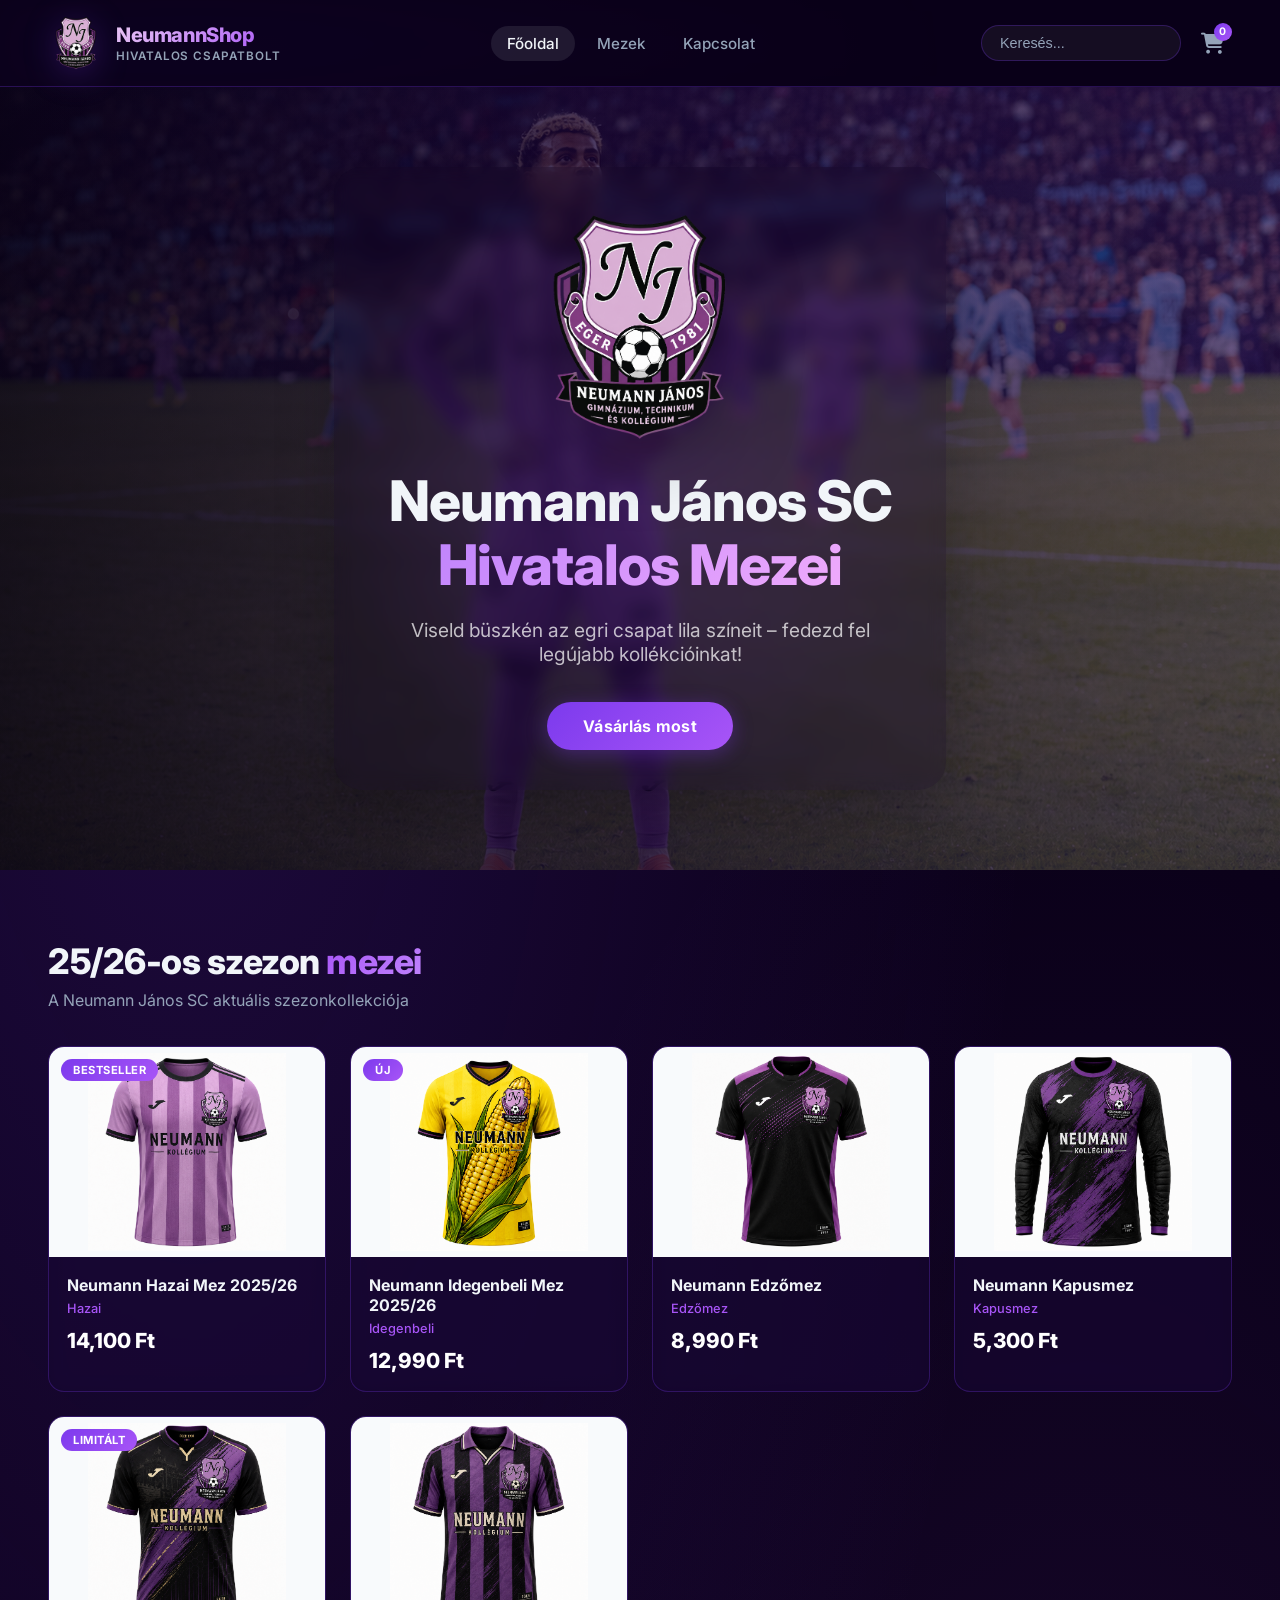
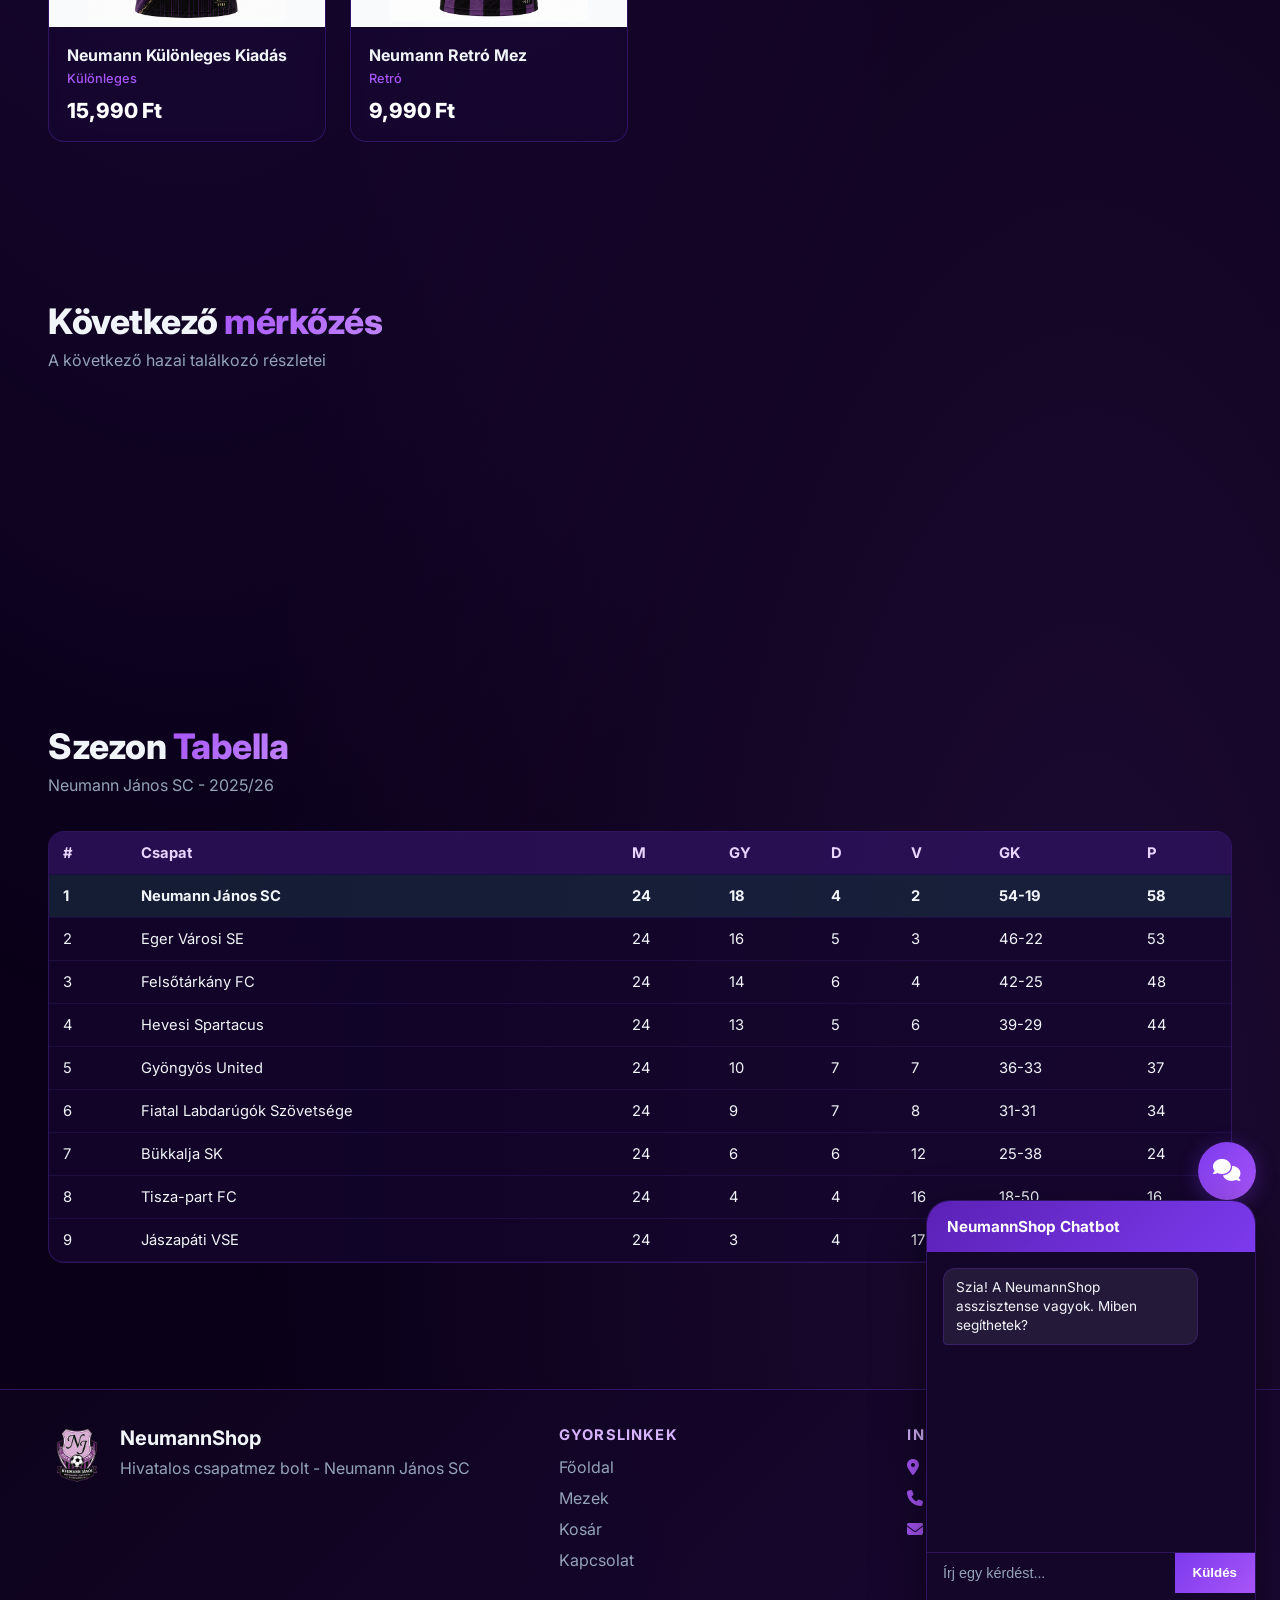
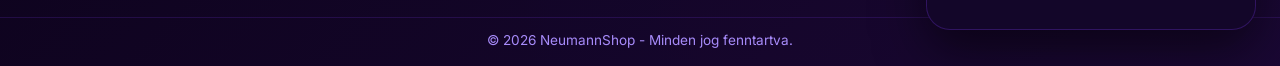
<file: index.html>
<!DOCTYPE html>
<html lang="hu">
<head>
    <meta charset="UTF-8">
    <meta name="viewport" content="width=device-width, initial-scale=1.0">
    <title>NeumannShop</title>
    <link rel="stylesheet" href="style.css">
    <link rel="stylesheet" href="https://cdnjs.cloudflare.com/ajax/libs/font-awesome/6.5.0/css/all.min.css">
    <link rel="preconnect" href="https://fonts.googleapis.com">
    <link href="https://fonts.googleapis.com/css2?family=Inter:wght@300;400;500;600;700;800&display=swap" rel="stylesheet">
</head>
<body>

<header>
    <nav class="navbar">
        <a href="index.html" class="brand">
            <img src="logo.png" alt="Neumann János SC logó" class="brand-mark">
            <div class="brand-text">
                <span class="brand-title">NeumannShop</span>
                <span class="brand-subtitle">Hivatalos csapatbolt</span>
            </div>
        </a>
        <ul class="nav-links">
            <li><a href="index.html" class="active">Főoldal</a></li>
            <li><a href="termekek.html">Mezek</a></li>
            <li><a href="kapcsolat.html">Kapcsolat</a></li>
        </ul>
        <div class="nav-right">
            <input type="text" id="searchInput" placeholder="Keresés...">
            <a href="kosar.html" class="cart-icon">
                <i class="fas fa-shopping-cart"></i>
                <span id="cart-count">0</span>
            </a>
        </div>
    </nav>
</header>

<section class="hero">
    <div class="hero-content">
        <img src="logo.png" alt="Neumann János SC logó" class="hero-logo">
        <h1>Neumann János SC<br><span>Hivatalos Mezei</span></h1>
        <p>Viseld büszkén az egri csapat lila színeit – fedezd fel legújabb kollékcióinkat!</p>
        <a href="termekek.html" class="btn">Vásárlás most</a>
    </div>
</section>

<section class="featured">
    <h2>25/26-os szezon <span>mezei</span></h2>
    <p class="section-subtitle">A Neumann János SC aktuális szezonkollekciója</p>
    <div class="products" id="featured-products"></div>
</section>

<section class="featured next-match-section">
    <h2>Következő <span>mérkőzés</span></h2>
    <p class="section-subtitle">A következő hazai találkozó részletei</p>

    <article class="next-match-card" id="next-match-card">
        <div class="match-team">
            <img src="logo.png" alt="Neumann János SC" class="match-logo">
            <h3>Neumann János SC</h3>
        </div>

        <div class="match-center">
            <span class="match-vs">VS</span>
            <div class="match-date">2026.05.23. 18:00</div>
            <div class="match-location">Neumann János Gimnázium, Technikum és Kollégium</div>
        </div>

        <div class="match-team">
            <img src="logo2.png" alt="Tisza-Part FC" class="match-logo">
            <h3>Tisza-Part FC</h3>
        </div>
    </article>
</section>

<section class="featured season-table">
    <h2>Szezon <span>Tabella</span></h2>
    <p class="section-subtitle">Neumann János SC - 2025/26</p>
    <div class="table-wrap">
        <table class="standings-table">
            <thead>
                <tr>
                    <th>#</th>
                    <th>Csapat</th>
                    <th>M</th>
                    <th>GY</th>
                    <th>D</th>
                    <th>V</th>
                    <th>GK</th>
                    <th>P</th>
                </tr>
            </thead>
            <tbody>
                <tr class="highlight-row"><td>1</td><td>Neumann János SC</td><td>24</td><td>18</td><td>4</td><td>2</td><td>54-19</td><td>58</td></tr>
                <tr><td>2</td><td>Eger Városi SE</td><td>24</td><td>16</td><td>5</td><td>3</td><td>46-22</td><td>53</td></tr>
                <tr><td>3</td><td>Felsőtárkány FC</td><td>24</td><td>14</td><td>6</td><td>4</td><td>42-25</td><td>48</td></tr>
                <tr><td>4</td><td>Hevesi Spartacus</td><td>24</td><td>13</td><td>5</td><td>6</td><td>39-29</td><td>44</td></tr>
                <tr><td>5</td><td>Gyöngyös United</td><td>24</td><td>10</td><td>7</td><td>7</td><td>36-33</td><td>37</td></tr>
                <tr><td>6</td><td>Fiatal Labdarúgók Szövetsége</td><td>24</td><td>9</td><td>7</td><td>8</td><td>31-31</td><td>34</td></tr>
                <tr><td>7</td><td>Bükkalja SK</td><td>24</td><td>6</td><td>6</td><td>12</td><td>25-38</td><td>24</td></tr>
                <tr><td>8</td><td>Tisza-part FC</td><td>24</td><td>4</td><td>4</td><td>16</td><td>18-50</td><td>16</td></tr>
                <tr><td>9</td><td>Jászapáti VSE</td><td>24</td><td>3</td><td>4</td><td>17</td><td>18-50</td><td>13</td></tr>
            </tbody>
        </table>
    </div>
</section>

<footer class="site-footer">
    <div class="footer-inner">
        <div class="footer-brand">
            <img src="logo.png" alt="Neumann János SC" class="footer-logo">
            <div>
                <h4>NeumannShop</h4>
                <p>Hivatalos csapatmez bolt - Neumann János SC</p>
            </div>
        </div>

        <div class="footer-col">
            <h5>Gyorslinkek</h5>
            <a href="index.html">Főoldal</a>
            <a href="termekek.html">Mezek</a>
            <a href="kosar.html">Kosár</a>
            <a href="kapcsolat.html">Kapcsolat</a>
        </div>

        <div class="footer-col">
            <h5>Információ</h5>
            <p><i class="fas fa-map-marker-alt"></i> Eger, Rákóczi út 48.</p>
            <p><i class="fas fa-phone"></i> +36 36 536 070</p>
            <p><i class="fas fa-envelope"></i> info@neumannshop.hu</p>
        </div>
    </div>

    <div class="footer-bottom">
        <span>© 2026 NeumannShop - Minden jog fenntartva.</span>
    </div>
</footer>

<div class="chatbot">
    <button id="chat-toggle"><i class="fas fa-comments"></i></button>
    <div class="chat-window" id="chat-window">
        <div class="chat-header">NeumannShop Chatbot</div>
        <div class="chat-messages" id="chat-messages"></div>
        <div class="chat-input">
            <input type="text" id="chat-input" placeholder="Írj egy kérdést...">
            <button onclick="sendMessage()">Küldés</button>
        </div>
    </div>
</div>

<script src="script.js"></script>
</body>
</html>
</file>
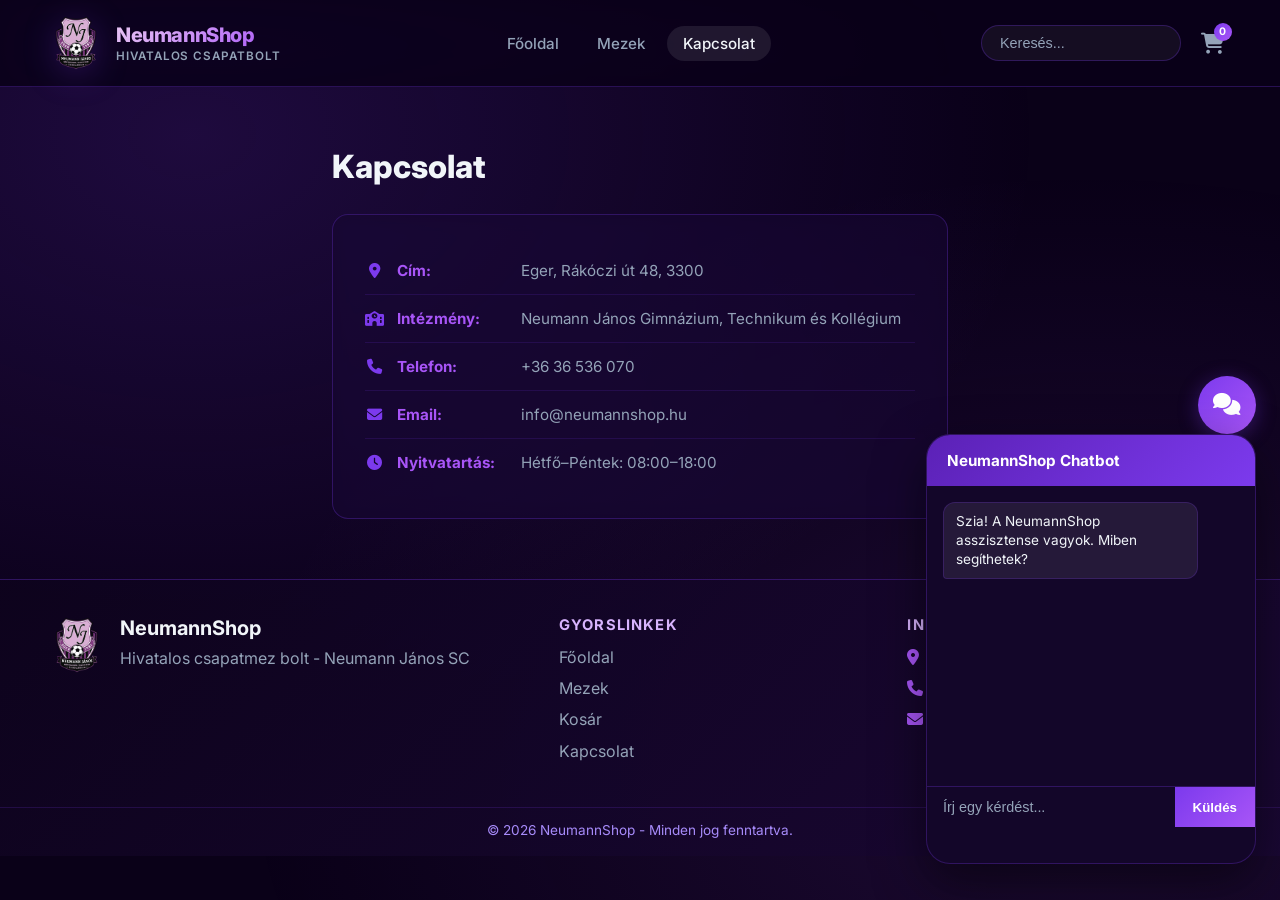
<file: kapcsolat.html>
<!DOCTYPE html>
<html lang="hu">
<head>
    <meta charset="UTF-8">
    <meta name="viewport" content="width=device-width, initial-scale=1.0">
    <title>NeumannShop – Kapcsolat</title>
    <link rel="stylesheet" href="style.css">
    <link rel="stylesheet" href="https://cdnjs.cloudflare.com/ajax/libs/font-awesome/6.5.0/css/all.min.css">
    <link rel="preconnect" href="https://fonts.googleapis.com">
    <link href="https://fonts.googleapis.com/css2?family=Inter:wght@300;400;500;600;700;800&display=swap" rel="stylesheet">
</head>
<body>

<header>
    <nav class="navbar">
        <a href="index.html" class="brand">
            <img src="logo.png" alt="Neumann János SC logó" class="brand-mark">
            <div class="brand-text">
                <span class="brand-title">NeumannShop</span>
                <span class="brand-subtitle">Hivatalos csapatbolt</span>
            </div>
        </a>
        <ul class="nav-links">
            <li><a href="index.html">Főoldal</a></li>
            <li><a href="termekek.html">Mezek</a></li>
            <li><a href="kapcsolat.html" class="active">Kapcsolat</a></li>
        </ul>
        <div class="nav-right">
            <input type="text" id="searchInput" placeholder="Keresés...">
            <a href="kosar.html" class="cart-icon">
                <i class="fas fa-shopping-cart"></i>
                <span id="cart-count">0</span>
            </a>
        </div>
    </nav>
</header>

<section class="contact-page">
    <h1>Kapcsolat</h1>
    <div class="contact-card">
        <p><i class="fas fa-map-marker-alt"></i><strong>Cím:</strong> Eger, Rákóczi út 48, 3300</p>
        <p><i class="fas fa-school"></i><strong>Intézmény:</strong> Neumann János Gimnázium, Technikum és Kollégium</p>
        <p><i class="fas fa-phone"></i><strong>Telefon:</strong> +36 36 536 070</p>
        <p><i class="fas fa-envelope"></i><strong>Email:</strong> info@neumannshop.hu</p>
        <p><i class="fas fa-clock"></i><strong>Nyitvatartás:</strong> Hétfő–Péntek: 08:00–18:00</p>
    </div>
</section>

<footer class="site-footer">
    <div class="footer-inner">
        <div class="footer-brand">
            <img src="logo.png" alt="Neumann János SC" class="footer-logo">
            <div>
                <h4>NeumannShop</h4>
                <p>Hivatalos csapatmez bolt - Neumann János SC</p>
            </div>
        </div>

        <div class="footer-col">
            <h5>Gyorslinkek</h5>
            <a href="index.html">Főoldal</a>
            <a href="termekek.html">Mezek</a>
            <a href="kosar.html">Kosár</a>
            <a href="kapcsolat.html">Kapcsolat</a>
        </div>

        <div class="footer-col">
            <h5>Információ</h5>
            <p><i class="fas fa-map-marker-alt"></i> Eger, Rákóczi út 48.</p>
            <p><i class="fas fa-phone"></i> +36 36 536 070</p>
            <p><i class="fas fa-envelope"></i> info@neumannshop.hu</p>
        </div>
    </div>

    <div class="footer-bottom">
        <span>© 2026 NeumannShop - Minden jog fenntartva.</span>
    </div>
</footer>

<div class="chatbot">
    <button id="chat-toggle"><i class="fas fa-comments"></i></button>
    <div class="chat-window" id="chat-window">
        <div class="chat-header">NeumannShop Chatbot</div>
        <div class="chat-messages" id="chat-messages"></div>
        <div class="chat-input">
            <input type="text" id="chat-input" placeholder="Írj egy kérdést...">
            <button onclick="sendMessage()">Küldés</button>
        </div>
    </div>
</div>

<script src="script.js"></script>
</body>
</html>
</file>
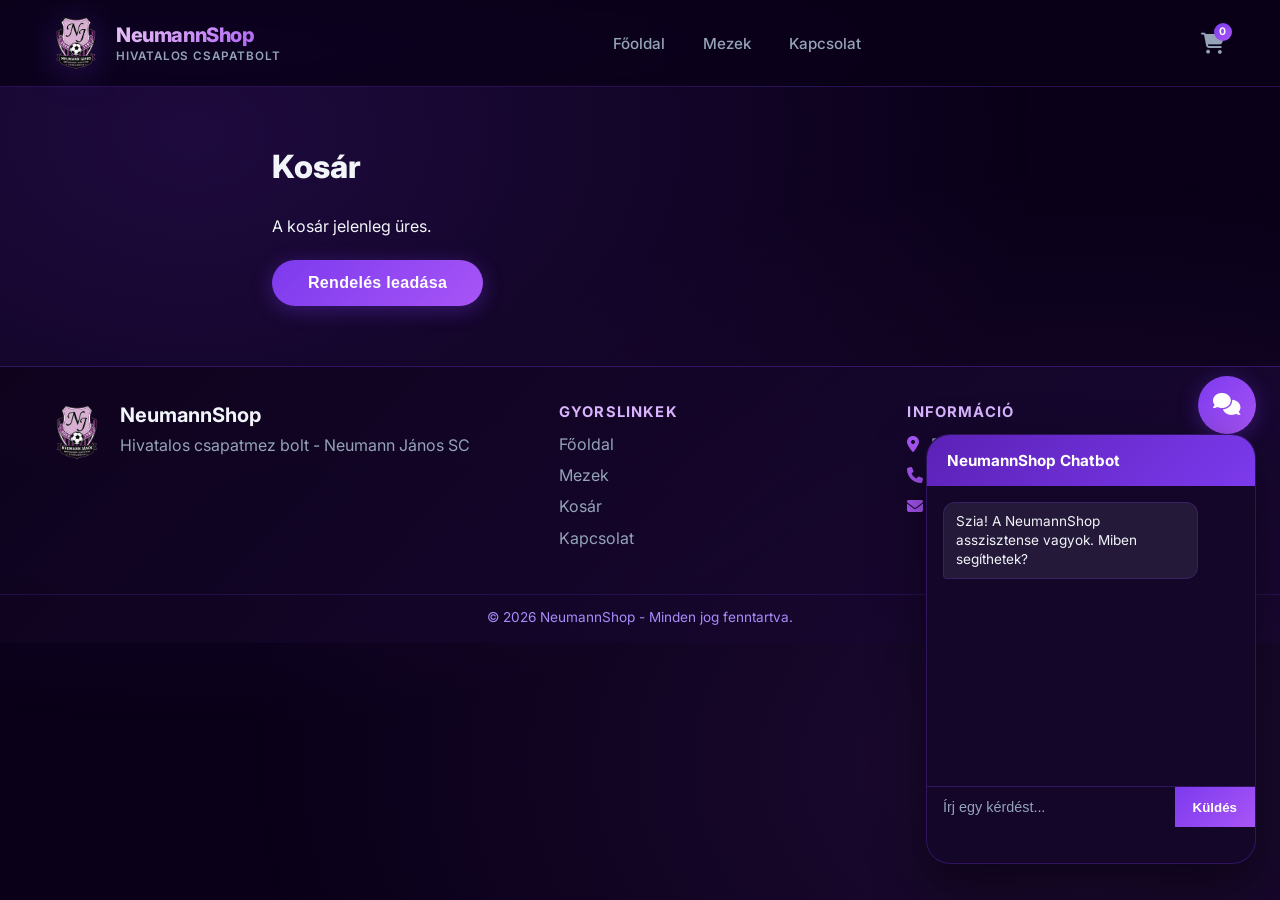
<file: kosar.html>
<!DOCTYPE html>
<html lang="hu">
<head>
    <meta charset="UTF-8">
    <meta name="viewport" content="width=device-width, initial-scale=1.0">
    <title>NeumannShop – Kosár</title>
    <link rel="stylesheet" href="style.css">
    <link rel="stylesheet" href="https://cdnjs.cloudflare.com/ajax/libs/font-awesome/6.5.0/css/all.min.css">
    <link rel="preconnect" href="https://fonts.googleapis.com">
    <link href="https://fonts.googleapis.com/css2?family=Inter:wght@300;400;500;600;700;800&display=swap" rel="stylesheet">
</head>
<body>

<header>
    <nav class="navbar">
        <a href="index.html" class="brand">
            <img src="logo.png" alt="Neumann János SC logó" class="brand-mark">
            <div class="brand-text">
                <span class="brand-title">NeumannShop</span>
                <span class="brand-subtitle">Hivatalos csapatbolt</span>
            </div>
        </a>
        <ul class="nav-links">
            <li><a href="index.html">Főoldal</a></li>
            <li><a href="termekek.html">Mezek</a></li>
            <li><a href="kapcsolat.html">Kapcsolat</a></li>
        </ul>
        <div class="nav-right">
            <a href="kosar.html" class="cart-icon">
                <i class="fas fa-shopping-cart"></i>
                <span id="cart-count">0</span>
            </a>
        </div>
    </nav>
</header>

<section class="cart-page">
    <h1>Kosár</h1>
    <div id="cart-items"></div>
    <h2 id="cart-total"></h2>

    <div class="checkout-form" id="checkout-form">
        <h3>Rendelési adatok</h3>
        <div class="form-grid">
            <label>
                Teljes név
                <input type="text" id="order-name" placeholder="Pl. Kelemen György">
            </label>
            <label>
                Email
                <input type="email" id="order-email" placeholder="pelda@email.hu">
            </label>
            <label>
                Telefonszám
                <input type="tel" id="order-phone" placeholder="+36 30 123 4567">
            </label>
            <label>
                Fizetési mód
                <select id="order-payment">
                    <option value="">Válassz...</option>
                    <option value="card">Bankkártya</option>
                    <option value="transfer">Átutalás</option>
                    <option value="cod">Utánvét</option>
                </select>
            </label>
            <label class="full-width">
                Szállítási cím
                <input type="text" id="order-address" placeholder="Irányítószám, város, utca, házszám">
            </label>
            <label class="full-width">
                Megjegyzés (opcionális)
                <textarea id="order-note" rows="3" placeholder="Pl. csomagpont, kapucsengő, stb."></textarea>
            </label>
        </div>
    </div>

    <button class="btn" onclick="checkout()">Rendelés leadása</button>
</section>

<footer class="site-footer">
    <div class="footer-inner">
        <div class="footer-brand">
            <img src="logo.png" alt="Neumann János SC" class="footer-logo">
            <div>
                <h4>NeumannShop</h4>
                <p>Hivatalos csapatmez bolt - Neumann János SC</p>
            </div>
        </div>

        <div class="footer-col">
            <h5>Gyorslinkek</h5>
            <a href="index.html">Főoldal</a>
            <a href="termekek.html">Mezek</a>
            <a href="kosar.html">Kosár</a>
            <a href="kapcsolat.html">Kapcsolat</a>
        </div>

        <div class="footer-col">
            <h5>Információ</h5>
            <p><i class="fas fa-map-marker-alt"></i> Eger, Rákóczi út 48.</p>
            <p><i class="fas fa-phone"></i> +36 36 536 070</p>
            <p><i class="fas fa-envelope"></i> info@neumannshop.hu</p>
        </div>
    </div>

    <div class="footer-bottom">
        <span>© 2026 NeumannShop - Minden jog fenntartva.</span>
    </div>
</footer>

<div class="chatbot">
    <button id="chat-toggle"><i class="fas fa-comments"></i></button>
    <div class="chat-window" id="chat-window">
        <div class="chat-header">NeumannShop Chatbot</div>
        <div class="chat-messages" id="chat-messages"></div>
        <div class="chat-input">
            <input type="text" id="chat-input" placeholder="Írj egy kérdést...">
            <button onclick="sendMessage()">Küldés</button>
        </div>
    </div>
</div>

<script src="script.js"></script>
</body>
</html>
</file>
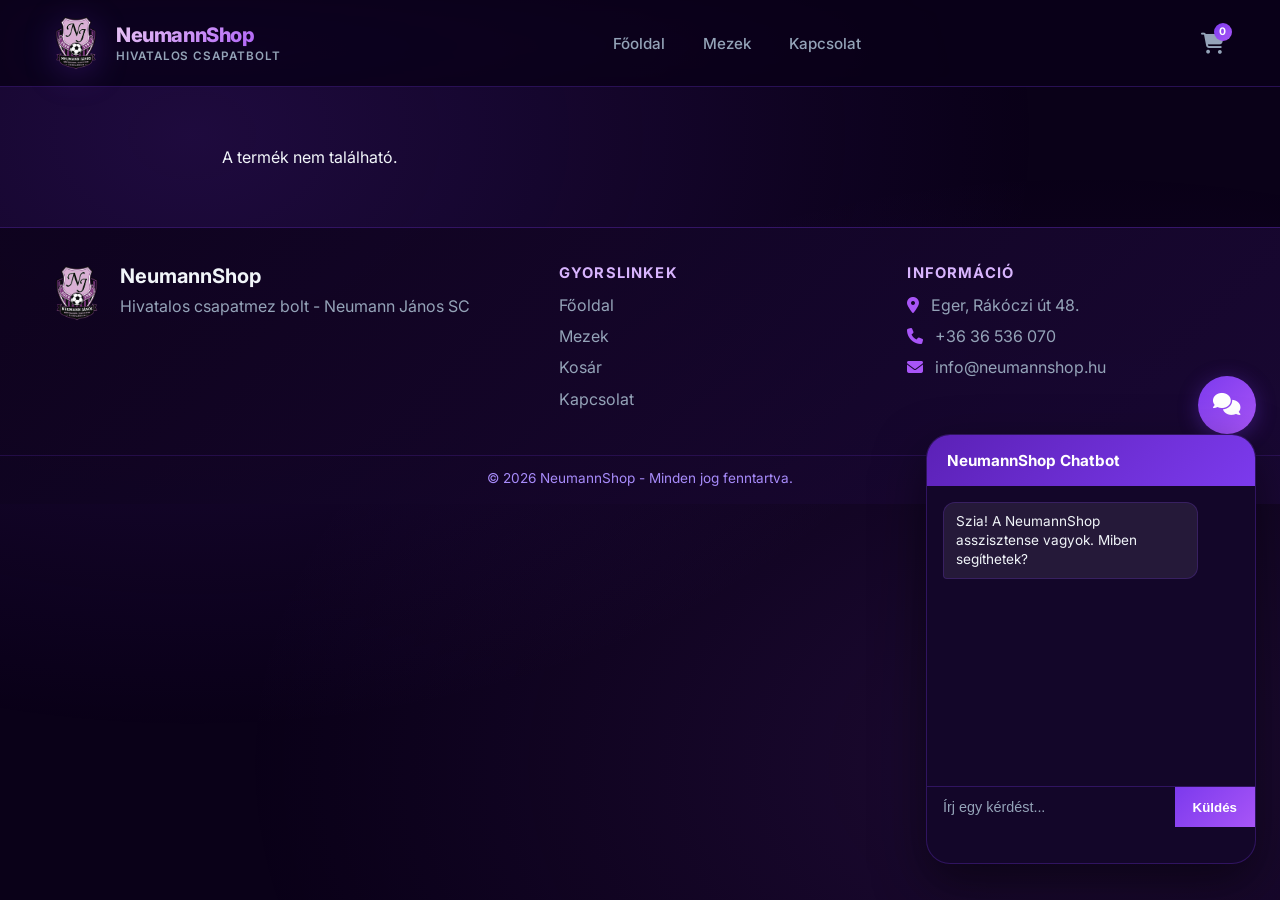
<file: termek.html>
<!DOCTYPE html>
<html lang="hu">
<head>
    <meta charset="UTF-8">
    <meta name="viewport" content="width=device-width, initial-scale=1.0">
    <title>NeumannShop – Termék</title>
    <link rel="stylesheet" href="style.css">
    <link rel="stylesheet" href="https://cdnjs.cloudflare.com/ajax/libs/font-awesome/6.5.0/css/all.min.css">
    <link rel="preconnect" href="https://fonts.googleapis.com">
    <link href="https://fonts.googleapis.com/css2?family=Inter:wght@300;400;500;600;700;800&display=swap" rel="stylesheet">
</head>
<body>

<header>
    <nav class="navbar">
        <a href="index.html" class="brand">
            <img src="logo.png" alt="Neumann János SC logó" class="brand-mark">
            <div class="brand-text">
                <span class="brand-title">NeumannShop</span>
                <span class="brand-subtitle">Hivatalos csapatbolt</span>
            </div>
        </a>
        <ul class="nav-links">
            <li><a href="index.html">Főoldal</a></li>
            <li><a href="termekek.html">Mezek</a></li>
            <li><a href="kapcsolat.html">Kapcsolat</a></li>
        </ul>
        <div class="nav-right">
            <a href="kosar.html" class="cart-icon">
                <i class="fas fa-shopping-cart"></i>
                <span id="cart-count">0</span>
            </a>
        </div>
    </nav>
</header>

<div class="product-detail" id="product-detail"></div>

<footer class="site-footer">
    <div class="footer-inner">
        <div class="footer-brand">
            <img src="logo.png" alt="Neumann János SC" class="footer-logo">
            <div>
                <h4>NeumannShop</h4>
                <p>Hivatalos csapatmez bolt - Neumann János SC</p>
            </div>
        </div>

        <div class="footer-col">
            <h5>Gyorslinkek</h5>
            <a href="index.html">Főoldal</a>
            <a href="termekek.html">Mezek</a>
            <a href="kosar.html">Kosár</a>
            <a href="kapcsolat.html">Kapcsolat</a>
        </div>

        <div class="footer-col">
            <h5>Információ</h5>
            <p><i class="fas fa-map-marker-alt"></i> Eger, Rákóczi út 48.</p>
            <p><i class="fas fa-phone"></i> +36 36 536 070</p>
            <p><i class="fas fa-envelope"></i> info@neumannshop.hu</p>
        </div>
    </div>

    <div class="footer-bottom">
        <span>© 2026 NeumannShop - Minden jog fenntartva.</span>
    </div>
</footer>

<div class="chatbot">
    <button id="chat-toggle"><i class="fas fa-comments"></i></button>
    <div class="chat-window" id="chat-window">
        <div class="chat-header">NeumannShop Chatbot</div>
        <div class="chat-messages" id="chat-messages"></div>
        <div class="chat-input">
            <input type="text" id="chat-input" placeholder="Írj egy kérdést...">
            <button onclick="sendMessage()">Küldés</button>
        </div>
    </div>
</div>

<script src="script.js"></script>
</body>
</html>
</file>
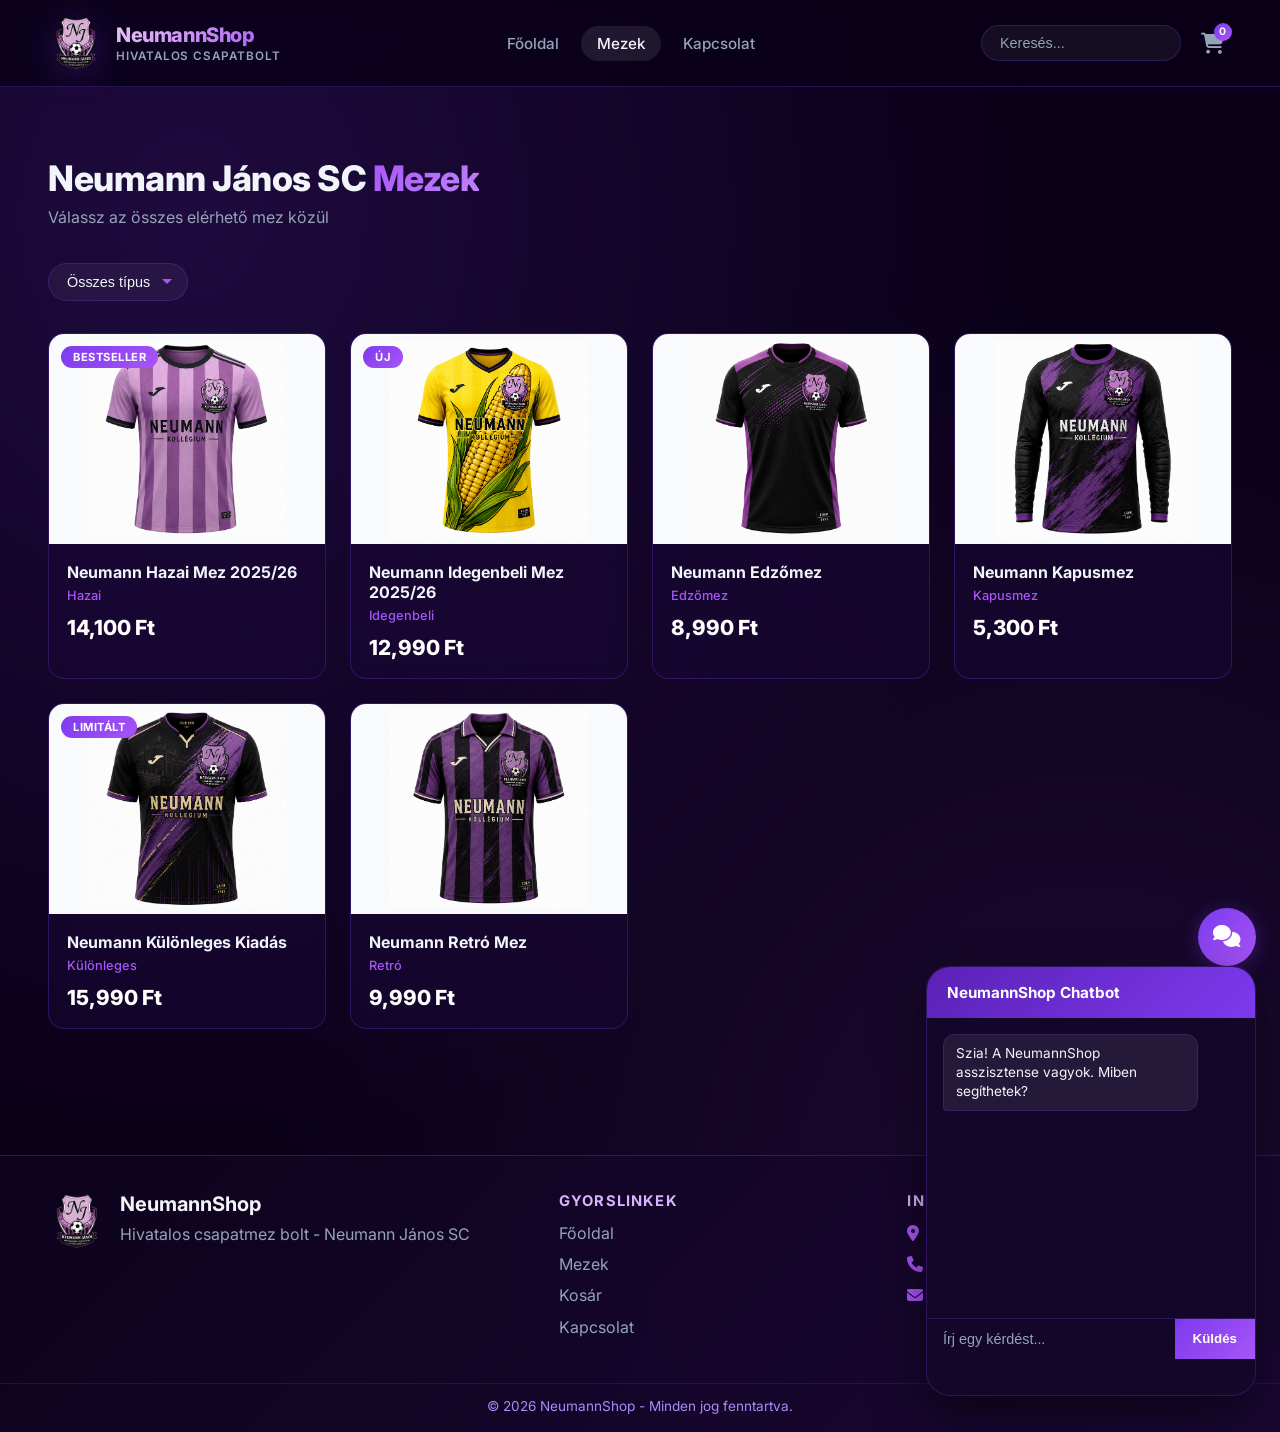
<file: termekek.html>
<!DOCTYPE html>
<html lang="hu">
<head>
    <meta charset="UTF-8">
    <meta name="viewport" content="width=device-width, initial-scale=1.0">
    <title>NeumannShop – Mezek</title>
    <link rel="stylesheet" href="style.css">
    <link rel="stylesheet" href="https://cdnjs.cloudflare.com/ajax/libs/font-awesome/6.5.0/css/all.min.css">
    <link rel="preconnect" href="https://fonts.googleapis.com">
    <link href="https://fonts.googleapis.com/css2?family=Inter:wght@300;400;500;600;700;800&display=swap" rel="stylesheet">
</head>
<body>

<header>
    <nav class="navbar">
        <a href="index.html" class="brand">
            <img src="logo.png" alt="Neumann János SC logó" class="brand-mark">
            <div class="brand-text">
                <span class="brand-title">NeumannShop</span>
                <span class="brand-subtitle">Hivatalos csapatbolt</span>
            </div>
        </a>
        <ul class="nav-links">
            <li><a href="index.html">Főoldal</a></li>
            <li><a href="termekek.html" class="active">Mezek</a></li>
            <li><a href="kapcsolat.html">Kapcsolat</a></li>
        </ul>
        <div class="nav-right">
            <input type="text" id="searchInput" placeholder="Keresés...">
            <a href="kosar.html" class="cart-icon">
                <i class="fas fa-shopping-cart"></i>
                <span id="cart-count">0</span>
            </a>
        </div>
    </nav>
</header>

<section class="products-page">
    <h1>Neumann János SC <span>Mezek</span></h1>
    <p class="section-subtitle">Válassz az összes elérhető mez közül</p>

    <div class="filters">
        <select id="teamFilter">
            <option value="all">Összes típus</option>
        </select>
    </div>

    <div class="products" id="products-container"></div>
</section>

<footer class="site-footer">
    <div class="footer-inner">
        <div class="footer-brand">
            <img src="logo.png" alt="Neumann János SC" class="footer-logo">
            <div>
                <h4>NeumannShop</h4>
                <p>Hivatalos csapatmez bolt - Neumann János SC</p>
            </div>
        </div>

        <div class="footer-col">
            <h5>Gyorslinkek</h5>
            <a href="index.html">Főoldal</a>
            <a href="termekek.html">Mezek</a>
            <a href="kosar.html">Kosár</a>
            <a href="kapcsolat.html">Kapcsolat</a>
        </div>

        <div class="footer-col">
            <h5>Információ</h5>
            <p><i class="fas fa-map-marker-alt"></i> Eger, Rákóczi út 48.</p>
            <p><i class="fas fa-phone"></i> +36 36 536 070</p>
            <p><i class="fas fa-envelope"></i> info@neumannshop.hu</p>
        </div>
    </div>

    <div class="footer-bottom">
        <span>© 2026 NeumannShop - Minden jog fenntartva.</span>
    </div>
</footer>

<div class="chatbot">
    <button id="chat-toggle"><i class="fas fa-comments"></i></button>
    <div class="chat-window" id="chat-window">
        <div class="chat-header">NeumannShop Chatbot</div>
        <div class="chat-messages" id="chat-messages"></div>
        <div class="chat-input">
            <input type="text" id="chat-input" placeholder="Írj egy kérdést...">
            <button onclick="sendMessage()">Küldés</button>
        </div>
    </div>
</div>

<script src="script.js"></script>
</body>
</html>
</file>
<file: style.css>
@import url('https://fonts.googleapis.com/css2?family=Inter:wght@300;400;500;600;700;800&display=swap');

:root {
    --primary:       #7c3aed;
    --primary-dark:  #5b21b6;
    --primary-light: #a855f7;
    --primary-glow:  rgba(124, 58, 237, 0.35);
    --dark:          #0a0118;
    --dark-2:        #130629;
    --dark-3:        #1e0a3c;
    --text:          #f1f5f9;
    --text-muted:    #94a3b8;
    --surface:       rgba(255,255,255,0.05);
    --surface-hover: rgba(255,255,255,0.09);
    --border:        rgba(124, 58, 237, 0.28);
    --card-bg:       rgba(20, 6, 46, 0.75);
    --radius:        16px;
}

* {
    margin: 0;
    padding: 0;
    box-sizing: border-box;
}

body {
    font-family: 'Inter', 'Segoe UI', sans-serif;
    background: var(--dark);
    color: var(--text);
    min-height: 100vh;
    overflow-x: hidden;
    animation: pageRollIn 0.62s cubic-bezier(0.2, 0.8, 0.2, 1) both;
}

@keyframes pageRollIn {
    from {
        opacity: 0;
        transform: translateX(34px);
        filter: blur(3px);
    }
    to {
        opacity: 1;
        transform: translateX(0);
        filter: blur(0);
    }
}

body::before {
    content: '';
    position: fixed;
    inset: 0;
    background:
        radial-gradient(ellipse at 15% 15%, rgba(124,58,237,0.18) 0%, transparent 55%),
        radial-gradient(ellipse at 85% 85%, rgba(168,85,247,0.12) 0%, transparent 55%);
    pointer-events: none;
    z-index: 0;
}

/* ── Navbar ── */
header {
    background: rgba(10, 1, 24, 0.88);
    backdrop-filter: blur(20px);
    -webkit-backdrop-filter: blur(20px);
    position: sticky;
    top: 0;
    z-index: 100;
    border-bottom: 1px solid var(--border);
}

.navbar {
    display: flex;
    align-items: center;
    justify-content: space-between;
    padding: 15px 48px;
    gap: 20px;
    max-width: 1400px;
    margin: 0 auto;
}

.brand {
    display: inline-flex;
    align-items: center;
    gap: 12px;
    text-decoration: none;
}

.brand-mark {
    width: 56px;
    height: 56px;
    object-fit: contain;
    filter: drop-shadow(0 6px 16px rgba(124, 58, 237, 0.25));
}

.brand-text {
    display: flex;
    flex-direction: column;
    gap: 2px;
}

.brand-title {
    font-size: 1.25rem;
    font-weight: 800;
    background: linear-gradient(135deg, #e9c6f4, #a855f7);
    -webkit-background-clip: text;
    -webkit-text-fill-color: transparent;
    background-clip: text;
    letter-spacing: -0.4px;
}

.brand-subtitle {
    color: var(--text-muted);
    font-size: 0.73rem;
    font-weight: 600;
    letter-spacing: 0.08em;
    text-transform: uppercase;
}

.nav-links {
    list-style: none;
    display: flex;
    gap: 6px;
}

.nav-links a {
    color: var(--text-muted);
    text-decoration: none;
    font-size: 0.95rem;
    font-weight: 500;
    padding: 8px 16px;
    border-radius: 30px;
    transition: all 0.22s ease;
}

.nav-links a:hover,
.nav-links a.active {
    color: var(--text);
    background: var(--surface-hover);
}

.nav-right {
    display: flex;
    align-items: center;
    gap: 12px;
}

.search-wrapper {
    position: relative;
}

.nav-right input {
    padding: 9px 18px;
    border-radius: 30px;
    border: 1px solid var(--border);
    outline: none;
    font-size: 0.9rem;
    background: var(--surface);
    color: var(--text);
    width: 200px;
    transition: border-color 0.2s, box-shadow 0.2s;
}

.nav-right input:focus {
    border-color: var(--primary);
    box-shadow: 0 0 0 3px var(--primary-glow);
}

.nav-right input::placeholder {
    color: var(--text-muted);
}

.search-dropdown {
    position: absolute;
    top: calc(100% + 8px);
    left: 0;
    width: min(360px, 82vw);
    background: rgba(15, 6, 31, 0.96);
    border: 1px solid var(--border);
    border-radius: 12px;
    box-shadow: 0 18px 40px rgba(0, 0, 0, 0.35);
    overflow: hidden;
    transform: translateY(8px);
    opacity: 0;
    pointer-events: none;
    transition: all 0.2s ease;
    z-index: 500;
}

.search-dropdown.show {
    transform: translateY(0);
    opacity: 1;
    pointer-events: auto;
}

.search-item,
.search-item-empty {
    display: flex;
    width: 100%;
    text-align: left;
    padding: 10px 12px;
    background: transparent;
    border: none;
    border-bottom: 1px solid rgba(124, 58, 237, 0.18);
    color: var(--text);
}

.search-item {
    cursor: pointer;
    justify-content: space-between;
    align-items: center;
}

.search-item:hover {
    background: rgba(168, 85, 247, 0.14);
}

.search-item-name {
    font-weight: 600;
    font-size: 0.9rem;
}

.search-item-meta {
    color: var(--text-muted);
    font-size: 0.78rem;
}

.search-item-empty {
    color: var(--text-muted);
    font-size: 0.85rem;
}

.cart-icon {
    position: relative;
    color: var(--text-muted);
    font-size: 1.3rem;
    text-decoration: none;
    transition: color 0.2s;
    padding: 8px;
}

.cart-icon:hover {
    color: var(--primary-light);
}

#cart-count {
    position: absolute;
    top: 0;
    right: 0;
    background: linear-gradient(135deg, var(--primary), var(--primary-light));
    color: white;
    font-size: 0.65rem;
    font-weight: 700;
    border-radius: 50%;
    width: 18px;
    height: 18px;
    display: flex;
    align-items: center;
    justify-content: center;
}

/* ── Hero ── */
.hero {
    background:
        linear-gradient(90deg, rgba(10, 1, 24, 0.88) 0%, rgba(32, 7, 67, 0.72) 45%, rgba(66, 24, 118, 0.54) 100%),
        url('hatter.png') center 18% / cover no-repeat;
    min-height: 620px;
    display: flex;
    align-items: center;
    justify-content: center;
    text-align: center;
    padding: 80px 20px;
    position: relative;
    overflow: hidden;
    z-index: 1;
}

.hero::before {
    content: '';
    position: absolute;
    inset: 0;
    background:
        radial-gradient(circle at 50% 50%, rgba(168,85,247,0.22) 0%, transparent 42%),
        linear-gradient(180deg, rgba(10, 1, 24, 0.18) 0%, rgba(10, 1, 24, 0.38) 100%);
    pointer-events: none;
    animation: pulse 6s ease-in-out infinite;
}

@keyframes pulse {
    0%, 100% { opacity: 1; }
    50% { opacity: 0.72; }
}

.hero-content {
    position: relative;
    z-index: 1;
    padding: 40px 46px;
    border-radius: 28px;
    background: rgba(17, 6, 34, 0.26);
    backdrop-filter: blur(8px);
    -webkit-backdrop-filter: blur(8px);
    box-shadow: 0 24px 60px rgba(0, 0, 0, 0.22);
}

.hero-logo {
    width: min(240px, 48vw);
    height: auto;
    display: block;
    margin: 0 auto 22px;
    filter: drop-shadow(0 14px 40px rgba(0, 0, 0, 0.35));
}

.hero-content h1 {
    font-size: 3.5rem;
    font-weight: 800;
    line-height: 1.15;
    margin-bottom: 20px;
    letter-spacing: -1px;
}

.hero-content h1 span {
    background: linear-gradient(135deg, #c084fc, #f0abfc);
    -webkit-background-clip: text;
    -webkit-text-fill-color: transparent;
    background-clip: text;
}

.hero-content p {
    font-size: 1.2rem;
    margin-bottom: 36px;
    color: rgba(255,255,255,0.72);
    max-width: 520px;
    margin-left: auto;
    margin-right: auto;
}

.btn {
    display: inline-block;
    padding: 14px 36px;
    background: linear-gradient(135deg, var(--primary), var(--primary-light));
    color: white;
    border-radius: 30px;
    font-weight: 700;
    text-decoration: none;
    font-size: 1rem;
    border: none;
    cursor: pointer;
    transition: all 0.25s ease;
    box-shadow: 0 4px 20px var(--primary-glow);
    letter-spacing: 0.3px;
}

.btn:hover {
    transform: translateY(-2px);
    box-shadow: 0 8px 32px rgba(124,58,237,0.55);
}

/* ── Sections ── */
.featured,
.products-page {
    padding: 70px 48px;
    max-width: 1400px;
    margin: 0 auto;
    position: relative;
    z-index: 1;
}

.featured h2,
.products-page h1 {
    font-size: 2.2rem;
    font-weight: 800;
    margin-bottom: 8px;
    letter-spacing: -0.5px;
}

.featured h2 span,
.products-page h1 span {
    background: linear-gradient(135deg, var(--primary-light), #c084fc);
    -webkit-background-clip: text;
    -webkit-text-fill-color: transparent;
    background-clip: text;
}

.section-subtitle {
    color: var(--text-muted);
    margin-bottom: 36px;
    font-size: 1rem;
}

/* ── Filters ── */
.filters {
    display: flex;
    gap: 12px;
    margin-bottom: 32px;
    flex-wrap: wrap;
}

.filters select {
    padding: 10px 36px 10px 18px;
    border-radius: 30px;
    border: 1px solid var(--border);
    background: var(--surface);
    color: var(--text);
    font-size: 0.9rem;
    outline: none;
    cursor: pointer;
    transition: border-color 0.2s;
    appearance: none;
    background-image: url("data:image/svg+xml,%3Csvg xmlns='http://www.w3.org/2000/svg' width='12' height='12' viewBox='0 0 12 12'%3E%3Cpath fill='%23a855f7' d='M6 8L1 3h10z'/%3E%3C/svg%3E");
    background-repeat: no-repeat;
    background-position: right 14px center;
    background-color: rgba(255,255,255,0.05);
}

.filters select:focus {
    border-color: var(--primary);
}

.filters select option {
    background: #1e0a3c;
    color: var(--text);
}

/* ── Products Grid ── */
.products {
    display: grid;
    grid-template-columns: repeat(auto-fill, minmax(260px, 1fr));
    gap: 24px;
}

.product-card {
    background: var(--card-bg);
    border: 1px solid var(--border);
    border-radius: var(--radius);
    overflow: hidden;
    transition: transform 0.3s ease, box-shadow 0.3s ease, border-color 0.3s ease;
    backdrop-filter: blur(10px);
    position: relative;
}

.product-card.clickable-card {
    cursor: pointer;
}

.product-card:hover {
    transform: translateY(-6px);
    box-shadow: 0 20px 40px rgba(124,58,237,0.28);
    border-color: var(--primary);
}

.product-badge {
    position: absolute;
    top: 12px;
    left: 12px;
    background: linear-gradient(135deg, var(--primary), var(--primary-light));
    color: white;
    font-size: 0.7rem;
    font-weight: 700;
    padding: 4px 12px;
    border-radius: 20px;
    text-transform: uppercase;
    letter-spacing: 0.5px;
    z-index: 2;
}

.product-image {
    width: 100%;
    height: 210px;
    background: linear-gradient(135deg, var(--dark-2), var(--dark-3));
    display: flex;
    align-items: center;
    justify-content: center;
    color: var(--text-muted);
    font-size: 0.85rem;
    position: relative;
    overflow: hidden;
}

.product-image i {
    font-size: 3.5rem;
    opacity: 0.25;
    color: var(--primary-light);
}

.product-info {
    padding: 18px;
}

.product-info h3 {
    font-size: 1rem;
    font-weight: 700;
    margin-bottom: 6px;
    margin-top: 0;
    color: var(--text);
}

.product-info .team-label {
    font-size: 0.8rem;
    color: var(--primary-light);
    margin-bottom: 12px;
    font-weight: 500;
}

.product-info .price {
    color: white;
    font-weight: 800;
    font-size: 1.3rem;
    margin-bottom: 0;
}

.product-info .btn {
    width: 100%;
    display: block;
    text-align: center;
    padding: 11px;
    font-size: 0.9rem;
}

.products.list-mode {
    grid-template-columns: 1fr;
    gap: 14px;
}

.order-success {
    display: flex;
    flex-direction: column;
    align-items: center;
    justify-content: center;
    padding: 60px 24px;
    text-align: center;
    animation: fadeInUp 0.5s ease;
}

.order-success-icon {
    font-size: 5rem;
    color: #22c55e;
    margin-bottom: 24px;
}

.order-success h2 {
    font-size: 2rem;
    font-weight: 800;
    margin-bottom: 12px;
    color: var(--text);
}

.order-success p {
    color: var(--text-muted);
    margin-bottom: 8px;
    font-size: 1rem;
}

.order-id {
    background: var(--card-bg);
    border: 1px solid var(--primary);
    border-radius: 10px;
    padding: 12px 32px;
    font-size: 1.4rem;
    font-weight: 800;
    color: var(--primary);
    letter-spacing: 2px;
    margin: 16px 0 8px;
}

.order-success-sub {
    margin-bottom: 32px !important;
}

.products.list-mode .product-card {
    display: grid;
    grid-template-columns: 170px 1fr;
    align-items: stretch;
}

.products.list-mode .product-image {
    height: 100%;
    min-height: 170px;
}

.products.list-mode .product-info {
    display: flex;
    flex-direction: column;
    justify-content: center;
}

.products.list-mode .product-info .btn {
    width: fit-content;
    min-width: 170px;
}

/* ── Cart ── */
.cart-page {
    max-width: 800px;
    margin: 60px auto;
    padding: 0 32px;
    position: relative;
    z-index: 1;
}

.cart-page h1 {
    font-size: 2rem;
    font-weight: 800;
    margin-bottom: 30px;
}

#cart-total {
    font-size: 1.5rem;
    font-weight: 700;
    margin: 24px 0;
    color: var(--primary-light);
}

.cart-item-card {
    display: grid;
    grid-template-columns: 86px 1fr auto;
    gap: 14px;
    align-items: center;
    background: var(--card-bg);
    border: 1px solid var(--border);
    border-radius: 14px;
    padding: 12px;
    margin-bottom: 12px;
}

.cart-item-image {
    width: 74px;
    height: 74px;
    border-radius: 12px;
    display: flex;
    align-items: center;
    justify-content: center;
    background: rgba(255, 255, 255, 0.04);
}

.cart-item-image i {
    color: var(--primary-light);
}

.cart-item-controls {
    display: flex;
    align-items: center;
    gap: 8px;
    margin-top: 10px;
    flex-wrap: wrap;
}

.qty-btn,
.remove-btn {
    border: 1px solid var(--border);
    color: var(--text);
    background: rgba(255, 255, 255, 0.06);
    border-radius: 10px;
    cursor: pointer;
    transition: all 0.2s;
}

.qty-btn {
    width: 30px;
    height: 30px;
    font-size: 1rem;
    font-weight: 700;
}

.qty-btn:hover,
.remove-btn:hover {
    border-color: var(--primary);
    background: rgba(168, 85, 247, 0.2);
}

.qty-value {
    font-size: 0.9rem;
    font-weight: 700;
    min-width: 44px;
    text-align: center;
}

.remove-btn {
    padding: 6px 10px;
    font-size: 0.8rem;
}

.cart-line-total {
    font-size: 1.1rem;
    font-weight: 800;
    color: white;
    white-space: nowrap;
}

.checkout-form {
    margin-top: 30px;
    margin-bottom: 20px;
    background: var(--card-bg);
    border: 1px solid var(--border);
    border-radius: 16px;
    padding: 18px;
}

.checkout-form h3 {
    margin-bottom: 12px;
    font-size: 1.1rem;
}

.form-grid {
    display: grid;
    grid-template-columns: repeat(2, minmax(0, 1fr));
    gap: 12px;
}

.form-grid label {
    display: flex;
    flex-direction: column;
    gap: 6px;
    color: var(--text-muted);
    font-size: 0.85rem;
}

.form-grid input,
.form-grid select,
.form-grid textarea {
    width: 100%;
    border: 1px solid var(--border);
    border-radius: 10px;
    background: rgba(255, 255, 255, 0.04);
    color: var(--text);
    padding: 10px 12px;
    outline: none;
}

.form-grid input:focus,
.form-grid select:focus,
.form-grid textarea:focus {
    border-color: var(--primary);
    box-shadow: 0 0 0 3px rgba(124, 58, 237, 0.2);
}

.form-grid select option {
    background: #1e0a3c;
}

.full-width {
    grid-column: 1 / -1;
}

#toast-container {
    position: fixed;
    left: 50%;
    top: 88px;
    transform: translateX(-50%);
    z-index: 1200;
    display: flex;
    flex-direction: column;
    gap: 10px;
    align-items: center;
    pointer-events: none;
}

.toast {
    min-width: 230px;
    max-width: 360px;
    padding: 11px 14px;
    border-radius: 12px;
    border: 1px solid var(--border);
    color: white;
    background: rgba(16, 6, 32, 0.92);
    box-shadow: 0 12px 30px rgba(0, 0, 0, 0.35);
    transform: translateY(-20px) scale(0.98);
    opacity: 0;
    transition: transform 0.26s ease, opacity 0.26s ease;
    font-weight: 600;
    font-size: 0.9rem;
}

.toast-visible {
    transform: translateY(0) scale(1);
    opacity: 1;
}

.toast-success {
    border-color: rgba(52, 211, 153, 0.5);
}

.toast-warning {
    border-color: rgba(251, 191, 36, 0.5);
}

.toast-info {
    border-color: rgba(56, 189, 248, 0.5);
}

/* ── Contact ── */
.contact-page {
    max-width: 680px;
    margin: 60px auto;
    padding: 0 32px;
    position: relative;
    z-index: 1;
}

.contact-page h1 {
    font-size: 2rem;
    font-weight: 800;
    margin-bottom: 28px;
}

.contact-card {
    background: var(--card-bg);
    border: 1px solid var(--border);
    border-radius: var(--radius);
    padding: 32px;
    backdrop-filter: blur(10px);
}

.contact-card p {
    padding: 14px 0;
    border-bottom: 1px solid rgba(124,58,237,0.15);
    color: var(--text-muted);
    display: flex;
    gap: 14px;
    align-items: center;
    font-size: 0.95rem;
}

.contact-card p:last-child {
    border-bottom: none;
}

.contact-card strong {
    color: var(--primary-light);
    min-width: 110px;
}

.contact-card i {
    color: var(--primary);
    width: 18px;
    text-align: center;
    flex-shrink: 0;
}

/* ── Product Detail ── */
.product-detail {
    max-width: 900px;
    margin: 60px auto;
    padding: 0 32px;
    position: relative;
    z-index: 1;
}

.pd-layout {
    display: grid;
    grid-template-columns: minmax(0, 1.05fr) minmax(0, 0.95fr);
    gap: 24px;
    align-items: start;
}

.pd-gallery,
.pd-config-card {
    background: var(--card-bg);
    border: 1px solid var(--border);
    border-radius: 18px;
    padding: 16px;
    backdrop-filter: blur(10px);
}

.pd-main-image {
    height: 470px;
    border-radius: 14px;
}

.pd-config-card h1 {
    font-size: 2rem;
    line-height: 1.2;
    margin-bottom: 8px;
}

.pd-price {
    font-size: 1.8rem;
    font-weight: 800;
    margin-bottom: 14px;
    color: #e9d5ff;
}

.pd-group {
    margin-bottom: 16px;
}

.pd-label-row {
    display: flex;
    justify-content: space-between;
    align-items: center;
    margin-bottom: 8px;
    color: var(--text-muted);
    font-size: 0.85rem;
}

.chip-group {
    display: flex;
    flex-wrap: wrap;
    gap: 8px;
}

.chip {
    border: 1px solid var(--border);
    background: rgba(255, 255, 255, 0.06);
    color: var(--text);
    padding: 7px 12px;
    border-radius: 999px;
    font-size: 0.8rem;
    cursor: pointer;
    transition: all 0.2s;
}

.chip:hover {
    border-color: var(--primary-light);
    background: rgba(168, 85, 247, 0.12);
}

.chip.active {
    border-color: var(--primary-light);
    background: rgba(168, 85, 247, 0.28);
    color: white;
}

.pd-extra-block {
    margin-top: 10px;
}

.pd-extra-block select,
.pd-extra-block input {
    width: 100%;
    border: 1px solid var(--border);
    border-radius: 10px;
    background: rgba(255, 255, 255, 0.04);
    color: var(--text);
    padding: 10px 12px;
    outline: none;
}

#fake-player-select {
    background: #f3ecff;
    color: #1f1238;
    border-color: rgba(124, 58, 237, 0.45);
    font-weight: 600;
}

#fake-player-select option {
    background: #ffffff;
    color: #1f1238;
}

.pd-custom-grid {
    display: grid;
    grid-template-columns: 1fr 1fr;
    gap: 8px;
}

.pd-qty-input {
    width: 120px;
    border: 1px solid var(--border);
    border-radius: 10px;
    background: rgba(255, 255, 255, 0.04);
    color: white;
    padding: 9px 12px;
}

.pd-add-btn {
    width: 100%;
    margin-top: 6px;
}

.pd-note {
    margin-top: 8px;
    color: var(--text-muted);
    font-size: 0.8rem;
}

.pd-accordion {
    margin-top: 16px;
    display: flex;
    flex-direction: column;
    gap: 8px;
}

.pd-accordion details {
    border: 1px solid rgba(124, 58, 237, 0.25);
    border-radius: 12px;
    background: rgba(255, 255, 255, 0.04);
    overflow: hidden;
}

.pd-accordion summary {
    padding: 12px 14px;
    cursor: pointer;
    font-weight: 700;
    list-style: none;
    position: relative;
}

.pd-accordion summary::-webkit-details-marker {
    display: none;
}

.pd-accordion summary::after {
    content: '+';
    position: absolute;
    right: 14px;
    color: var(--primary-light);
}

.pd-accordion details[open] summary::after {
    content: '-';
}

.pd-accordion p {
    padding: 0 14px 14px;
    color: var(--text-muted);
    line-height: 1.6;
    font-size: 0.9rem;
}

.cart-option-meta {
    color: var(--text-muted);
    font-size: 0.8rem;
    margin-bottom: 4px;
}

.season-table {
    margin-top: 10px;
}

.table-wrap {
    background: var(--card-bg);
    border: 1px solid var(--border);
    border-radius: 16px;
    overflow: hidden;
}

.standings-table {
    width: 100%;
    border-collapse: collapse;
    min-width: 640px;
}

.standings-table th,
.standings-table td {
    padding: 12px 14px;
    border-bottom: 1px solid rgba(124, 58, 237, 0.12);
    text-align: left;
    font-size: 0.92rem;
}

.standings-table th {
    background: rgba(124, 58, 237, 0.2);
    color: #e9d5ff;
    font-weight: 700;
}

.standings-table tr:hover {
    background: rgba(168, 85, 247, 0.08);
}

.season-row-animate {
    opacity: 0;
    transform: translateY(14px);
    filter: blur(2px);
    transition: opacity 0.42s ease, transform 0.42s ease, filter 0.42s ease;
}

.season-row-animate.is-visible {
    opacity: 1;
    transform: translateY(0);
    filter: blur(0);
}

.highlight-row {
    background: rgba(52, 211, 153, 0.12);
}

.highlight-row td {
    font-weight: 700;
}

.next-match-section {
    margin-top: 18px;
}

.next-match-card {
    display: grid;
    grid-template-columns: 1fr auto 1fr;
    align-items: center;
    gap: 18px;
    background: var(--card-bg);
    border: 1px solid var(--border);
    border-radius: 18px;
    padding: 20px;
    overflow: hidden;
    position: relative;
}

.next-match-card::before {
    content: '';
    position: absolute;
    inset: 0;
    background: radial-gradient(circle at 50% 50%, rgba(124, 58, 237, 0.16), transparent 64%);
    pointer-events: none;
}

.match-team,
.match-center {
    position: relative;
    z-index: 1;
}

.match-team {
    text-align: center;
}

.match-logo {
    width: 92px;
    height: 92px;
    object-fit: contain;
    margin-bottom: 10px;
    filter: drop-shadow(0 8px 18px rgba(0, 0, 0, 0.35));
}

.match-team h3 {
    font-size: 1.08rem;
}

.match-center {
    text-align: center;
    min-width: 280px;
}

.match-vs {
    display: inline-flex;
    align-items: center;
    justify-content: center;
    width: 60px;
    height: 60px;
    border-radius: 50%;
    border: 1px solid var(--border);
    background: linear-gradient(135deg, rgba(124,58,237,0.25), rgba(168,85,247,0.35));
    font-weight: 800;
    font-size: 1.1rem;
    margin-bottom: 10px;
}

.match-date {
    font-size: 1.35rem;
    font-weight: 800;
    color: #e9d5ff;
    margin-bottom: 8px;
}

.match-location {
    color: var(--text-muted);
    font-size: 0.92rem;
    line-height: 1.5;
}

.next-match-card.reveal-ready {
    opacity: 0;
    transform: translateY(18px);
    filter: blur(2px);
    transition: opacity 0.45s ease, transform 0.45s ease, filter 0.45s ease;
}

.next-match-card.reveal-ready.is-visible {
    opacity: 1;
    transform: translateY(0);
    filter: blur(0);
}

.site-footer {
    margin-top: 56px;
    background: linear-gradient(135deg, rgba(14, 3, 29, 0.95), rgba(26, 8, 52, 0.95));
    border-top: 1px solid rgba(124, 58, 237, 0.3);
    position: relative;
    z-index: 1;
}

.footer-inner {
    max-width: 1400px;
    margin: 0 auto;
    padding: 36px 48px;
    display: grid;
    grid-template-columns: 1.5fr 1fr 1fr;
    gap: 24px;
}

.footer-brand {
    display: flex;
    gap: 14px;
    align-items: flex-start;
}

.footer-logo {
    width: 58px;
    height: 58px;
    object-fit: contain;
}

.footer-brand h4 {
    margin-bottom: 6px;
    font-size: 1.25rem;
}

.footer-brand p {
    color: var(--text-muted);
    line-height: 1.5;
}

.footer-col h5 {
    font-size: 0.92rem;
    text-transform: uppercase;
    letter-spacing: 0.08em;
    color: #d8b4fe;
    margin-bottom: 12px;
}

.footer-col a,
.footer-col p {
    display: block;
    color: var(--text-muted);
    text-decoration: none;
    margin-bottom: 8px;
    line-height: 1.45;
}

.footer-col a:hover {
    color: #f5d0fe;
}

.footer-col i {
    margin-right: 8px;
    color: var(--primary-light);
}

.footer-bottom {
    border-top: 1px solid rgba(124, 58, 237, 0.18);
    padding: 14px 48px 18px;
    text-align: center;
    color: #a78bfa;
    font-size: 0.85rem;
}

/* ── Chatbot ── */
.chatbot {
    position: fixed;
    bottom: 24px;
    right: 24px;
    z-index: 200;
    display: flex;
    flex-direction: column;
    align-items: flex-end;
}

#chat-toggle {
    width: 58px;
    height: 58px;
    border-radius: 50%;
    border: none;
    background: linear-gradient(135deg, var(--primary), var(--primary-light));
    color: white;
    font-size: 22px;
    cursor: pointer;
    box-shadow: 0 4px 20px var(--primary-glow);
    transition: transform 0.2s, box-shadow 0.2s;
}

#chat-toggle:hover {
    transform: scale(1.08);
    box-shadow: 0 8px 30px rgba(124,58,237,0.55);
}

.chat-window {
    display: none;
    width: 330px;
    height: 430px;
    background: var(--dark-2);
    border: 1px solid var(--border);
    border-radius: 24px;
    box-shadow: 0 20px 50px rgba(0,0,0,0.5);
    overflow: hidden;
    margin-bottom: 12px;
    backdrop-filter: blur(20px);
}

.chat-header {
    background: linear-gradient(135deg, var(--primary-dark), var(--primary));
    color: white;
    padding: 16px 20px;
    font-weight: 700;
    font-size: 0.95rem;
}

.chat-messages {
    height: 300px;
    overflow-y: auto;
    padding: 16px;
    display: flex;
    flex-direction: column;
    gap: 10px;
}

.chat-bubble {
    max-width: 86%;
    padding: 9px 12px;
    border-radius: 12px;
    line-height: 1.4;
    font-size: 0.85rem;
    animation: chatBubbleIn 0.2s ease;
}

.chat-user {
    align-self: flex-end;
    background: linear-gradient(135deg, var(--primary), var(--primary-light));
    color: white;
    border-bottom-right-radius: 4px;
}

.chat-bot {
    align-self: flex-start;
    background: rgba(255, 255, 255, 0.08);
    color: var(--text);
    border: 1px solid rgba(124, 58, 237, 0.22);
    border-bottom-left-radius: 4px;
}

.chat-quick-row {
    display: flex;
    flex-wrap: wrap;
    gap: 6px;
    margin-top: 2px;
}

.chat-quick-btn {
    border: 1px solid rgba(124, 58, 237, 0.35);
    background: rgba(168, 85, 247, 0.12);
    color: #e9d5ff;
    border-radius: 999px;
    padding: 5px 10px;
    font-size: 0.74rem;
    cursor: pointer;
    transition: all 0.2s;
}

.chat-quick-btn:hover {
    background: rgba(168, 85, 247, 0.28);
    border-color: rgba(168, 85, 247, 0.65);
}

@keyframes chatBubbleIn {
    from {
        opacity: 0;
        transform: translateY(6px);
    }
    to {
        opacity: 1;
        transform: translateY(0);
    }
}

.chat-input {
    display: flex;
    border-top: 1px solid var(--border);
}

.chat-input input {
    flex: 1;
    padding: 12px 16px;
    border: none;
    outline: none;
    background: transparent;
    color: var(--text);
    font-size: 0.9rem;
}

.chat-input input::placeholder {
    color: var(--text-muted);
}

.chat-input button {
    padding: 12px 18px;
    border: none;
    background: linear-gradient(135deg, var(--primary), var(--primary-light));
    color: white;
    cursor: pointer;
    font-weight: 600;
    transition: opacity 0.2s;
}

.chat-input button:hover {
    opacity: 0.88;
}

/* ── Responsive ── */
@media (max-width: 768px) {
    .navbar {
        flex-direction: column;
        gap: 14px;
        padding: 18px 20px;
    }

    .hero {
        min-height: 560px;
        background:
            linear-gradient(180deg, rgba(10, 1, 24, 0.78) 0%, rgba(32, 7, 67, 0.6) 42%, rgba(66, 24, 118, 0.5) 100%),
            url('hatter.png') 58% 14% / cover no-repeat;
        padding: 56px 16px;
    }

    .brand {
        justify-content: center;
    }

    .brand-mark {
        width: 48px;
        height: 48px;
    }

    .brand-subtitle {
        font-size: 0.66rem;
    }

    .nav-links {
        flex-direction: row;
        flex-wrap: wrap;
        justify-content: center;
        gap: 4px;
    }

    .hero-content h1 {
        font-size: 2.2rem;
    }

    .hero-content {
        padding: 28px 22px;
    }

    .products.list-mode .product-card {
        grid-template-columns: 1fr;
    }

    .products.list-mode .product-info .btn {
        width: 100%;
    }

    .featured,
    .products-page {
        padding: 40px 20px;
    }

    .next-match-card {
        grid-template-columns: 1fr;
        text-align: center;
        gap: 14px;
    }

    .match-center {
        min-width: 0;
    }

    .footer-inner {
        grid-template-columns: 1fr;
        padding: 30px 20px;
    }

    .footer-bottom {
        padding: 12px 20px 16px;
    }

    .product-detail {
        padding: 0 20px;
    }

    .pd-layout {
        grid-template-columns: 1fr;
    }

    .pd-main-image {
        height: 360px;
    }

    .pd-custom-grid {
        grid-template-columns: 1fr;
    }

    .table-wrap {
        overflow-x: auto;
    }

    .cart-item-card {
        grid-template-columns: 1fr;
        text-align: left;
    }

    .cart-line-total {
        margin-top: 6px;
    }

    .form-grid {
        grid-template-columns: 1fr;
    }

    .nav-right input {
        width: 140px;
    }
}
</file>
